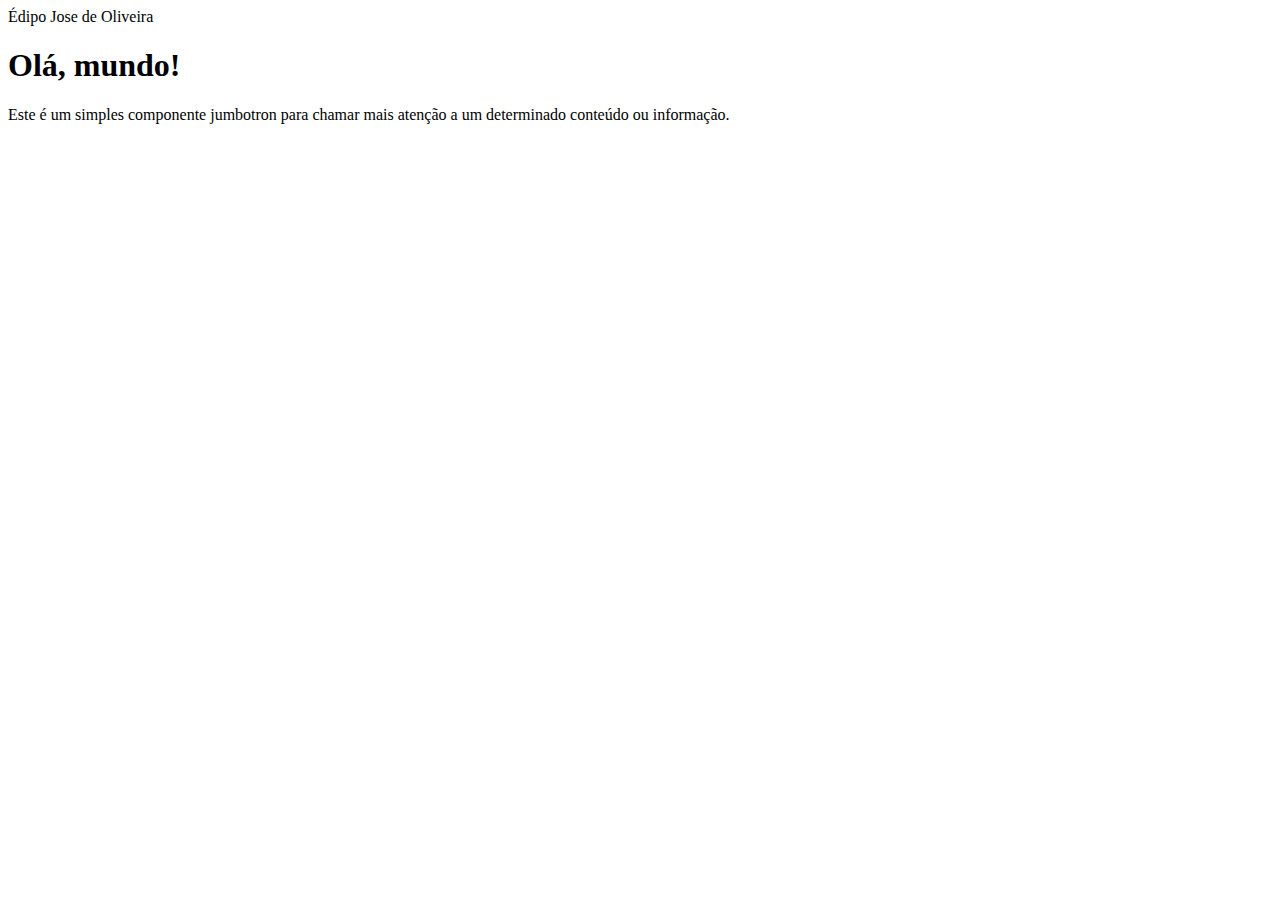
<file: Edipo/index.html>
<!DOCTYPE html>
<html lang="pt-br">
<head>
    <meta charset="UTF-8">
    <meta http-equiv="X-UA-Compatible" content="IE=edge">
    <meta name="viewport" content="width=device-width, initial-scale=1.0">
    <title>Édipo Jose de Oliveira</title>

    <link rel="stylesheet" href="https://stackpath.bootstrapcdn.com/bootstrap/4.1.3/css/bootstrap.min.css" integrity="sha384-MCw98/SFnGE8fJT3GXwEOngsV7Zt27NXFoaoApmYm81iuXoPkFOJwJ8ERdknLPMO" crossorigin="anonymous">
</head>
<body>
    <!-- Como um span -->
    <nav class="navbar navbar-dark bg-primary">
        <div class="container">
            <span class="navbar-brand mb-0 h1">Édipo Jose de Oliveira</span>
        </div>
    </nav>

    <div class="jumbotron">
        <div class="container">
            <h1 class="display-4">Olá, mundo!</h1>
            <p class="lead">Este é um simples componente jumbotron para chamar mais atenção a um determinado conteúdo ou informação.</p>
        </div>
    </div>
    
    <script src="https://code.jquery.com/jquery-3.3.1.slim.min.js" integrity="sha384-q8i/X+965DzO0rT7abK41JStQIAqVgRVzpbzo5smXKp4YfRvH+8abtTE1Pi6jizo" crossorigin="anonymous"></script>
    <script src="https://cdnjs.cloudflare.com/ajax/libs/popper.js/1.14.3/umd/popper.min.js" integrity="sha384-ZMP7rVo3mIykV+2+9J3UJ46jBk0WLaUAdn689aCwoqbBJiSnjAK/l8WvCWPIPm49" crossorigin="anonymous"></script>
    <script src="https://stackpath.bootstrapcdn.com/bootstrap/4.1.3/js/bootstrap.min.js" integrity="sha384-ChfqqxuZUCnJSK3+MXmPNIyE6ZbWh2IMqE241rYiqJxyMiZ6OW/JmZQ5stwEULTy" crossorigin="anonymous"></script>
</body>
</html>
</file>
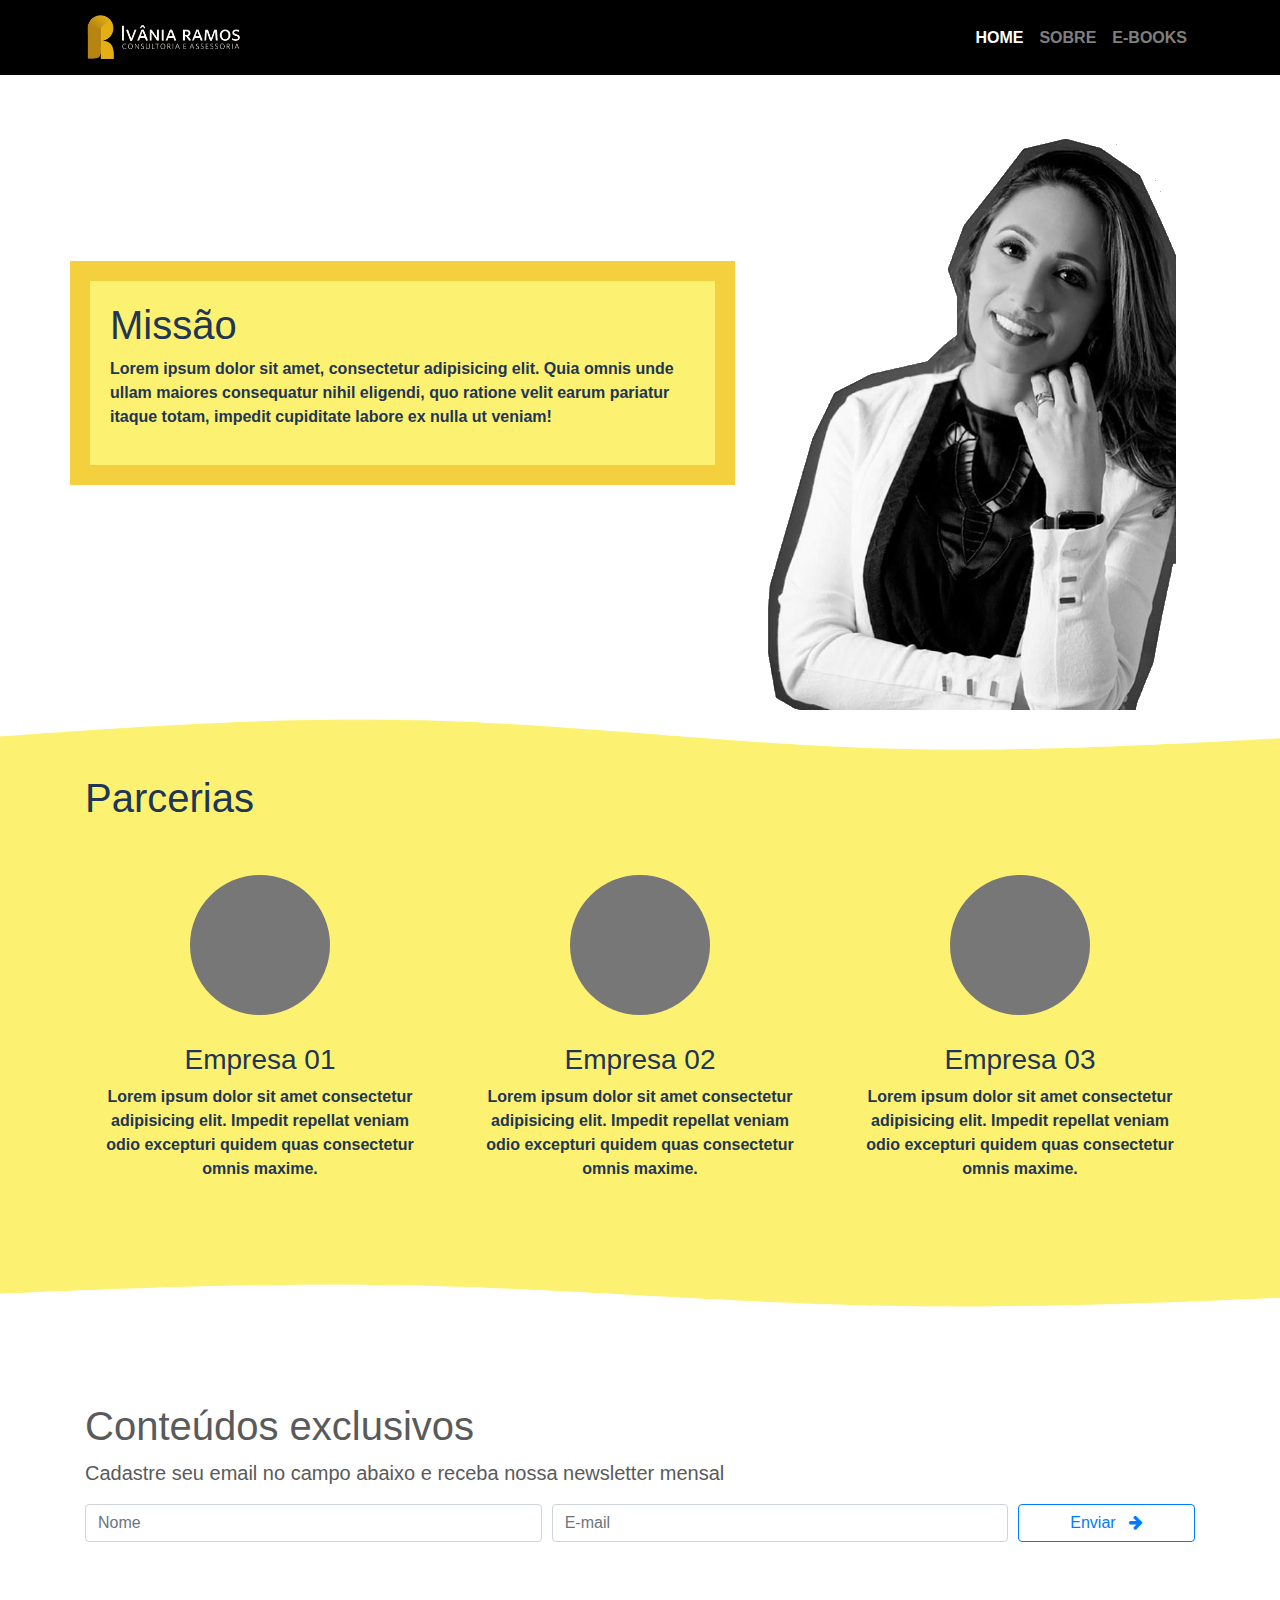
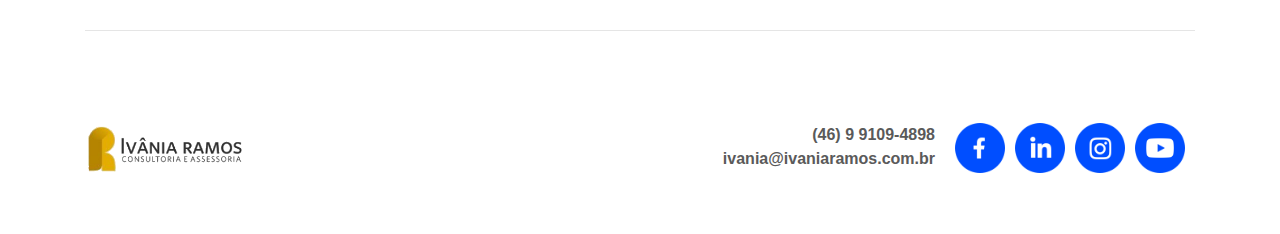
<file: Ivania/index.html>
<!doctype html>
<html lang="en">
<head>
    <meta charset="utf-8">
    <meta name="viewport" content="width=device-width, initial-scale=1, shrink-to-fit=no">
    <meta name="description" content="">
    <meta name="author" content="">
    <link rel="icon" href="./assets/imagens/favicon.ico">

    <title>Ivânia Ramos dos Santos</title>

    <!-- Principal CSS do Bootstrap -->
    <link href="./assets/css/bootstrap.min.css" rel="stylesheet">

    <!-- Estilos customizados para esse template -->
    <link href="./assets/css/carousel.css" rel="stylesheet">

    <!-- Icones -->
    <link rel="stylesheet" href="https://cdnjs.cloudflare.com/ajax/libs/font-awesome/4.7.0/css/font-awesome.min.css">

    <style>
        .marketing + .marketing {
            background-image: url('./assets/imagens/fundo.png');
            background-size: 100% 100%;
            padding: 4em 0 0 0;
            color: #213554;
            font-weight: bold;
            font-family: Arial, Helvetica, sans-serif;
        }

        .marketing h3 {
            padding-top: 1em;
        }

        .transparente {
            border-top: 1px solid rgba(33, 53, 84,0) !important;
        }

        @media screen and (max-width: 768px) {
            .navbar-nav li {
                text-align: center;
            }

            #imgLogoFooter {
                display: none;
            }

            #contatosFooter {
                margin-bottom: 15px;
                text-align: center !important;
            }

            .form-row div {
                padding: 5px 0;
            }
            
            #missao {
                margin: 50px 5px 5px 5px;
            }

            .marketing + .marketing {
                background-image: url('./assets/imagens/fundo-mobile.png');
                padding: 7em 0 0 0;
            }
        }

        @media screen and (max-width: 600px) {
            #missao {
                margin: 25px 5px 5px 5px;
            }
        }
    </style>
</head>
<body>

    <header>
        <nav class="navbar navbar-expand-md navbar-dark" style="background-color: black;">
            <div class="container">
                <img src="./assets/imagens/logo.png" width="160px" class="navbar-brand" alt="Ivânia Ramos">
                <button class="navbar-toggler" type="button" data-toggle="collapse" data-target="#navbarCollapse" aria-controls="navbarCollapse" aria-expanded="false" aria-label="Toggle navigation">
                    <span class="navbar-toggler-icon"></span>
                </button>
                <div class="collapse navbar-collapse flex-row-reverse" id="navbarCollapse">
                    <ul class="navbar-nav">
                        <li class="nav-item active">
                            <a class="nav-link" href="#">HOME</a>
                        </li>
                        <li class="nav-item">
                            <a class="nav-link" href="sobre.html">SOBRE</a>
                        </li>
                        <li class="nav-item">
                            <a class="nav-link" href="ebooks.html">E-BOOKS</a>
                        </li>
                    </ul>
                </div>
            </div>
        </nav>
    </header>

    <main role="main">

        <div class="container marketing">

            <div class="row featurette">
                <div id="missao" class="col-md-7 carousel-texto text-left">
                    <h1>Missão</h1>
                    <p>Lorem ipsum dolor sit amet, consectetur adipisicing elit. Quia omnis unde ullam maiores consequatur nihil eligendi, quo ratione velit earum pariatur itaque totam, impedit cupiditate labore ex nulla ut veniam!</p>
                </div>
                <div class="col-md-5">
                    <img class="featurette-image img-fluid mx-auto" src="./assets/imagens/ivania-perfil-sobre.png" alt="">
                </div>
            </div>

        </div><!-- /.container -->

        <div class="marketing">
            <div class="container">
                <h2 class="h1">Parcerias</h2>
                <hr class="transparente">
                <div class="row">
                    <div class="col-lg-4 card-personalizado">
                        <img class="rounded-circle" src="[data-uri]" alt="Generic placeholder image" width="140" height="140">
                        <h3>Empresa 01</h3>
                        <p>Lorem ipsum dolor sit amet consectetur adipisicing elit. Impedit repellat veniam odio excepturi quidem quas consectetur omnis maxime.</p>
                    </div><!-- /.col-lg-4 -->
                    <div class="col-lg-4 card-personalizado">
                        <img class="rounded-circle" src="[data-uri]" alt="Generic placeholder image" width="140" height="140">
                        <h3>Empresa 02</h3>
                        <p>Lorem ipsum dolor sit amet consectetur adipisicing elit. Impedit repellat veniam odio excepturi quidem quas consectetur omnis maxime.</p>
                    </div><!-- /.col-lg-4 -->
                    <div class="col-lg-4 card-personalizado">
                        <img class="rounded-circle" src="[data-uri]" alt="Generic placeholder image" width="140" height="140">
                        <h3>Empresa 03</h3>
                        <p>Lorem ipsum dolor sit amet consectetur adipisicing elit. Impedit repellat veniam odio excepturi quidem quas consectetur omnis maxime.</p>
                    </div><!-- /.col-lg-4 -->
                </div><!-- /.row -->

                <hr class="featurette-divider transparente">
            </div><!-- /.container -->
        </div>

        <div class="container">
            <div class="row">
                <div class="col-lg-12">
                    <h2 class="h1">Conteúdos exclusivos</h2>
                    <p class="lead">Cadastre seu email no campo abaixo e receba nossa newsletter mensal</p>
                    <form>
                        <div class="form-row">
                            <div class="col-md-5">
                                <input type="text" class="form-control" required placeholder="Nome">
                            </div>
                            <div class="col-md-5">
                                <input type="email" class="form-control" required placeholder="E-mail">
                            </div>
                            <div class="col-md-2">
                                <button type="submit" class="btn btn-outline-primary btn-block mb-2">
                                    Enviar
                                    &nbsp;
                                    <i class="fa fa-arrow-right"></i>
                                </button>
                            </div>
                        </div>
                    </form>
                </div>
            </div><!-- /.row -->

            <hr class="featurette-divider">
        </div><!-- /.container -->

        <!-- FOOTER -->
        <footer>
            <nav class="navbar navbar-expand-md navbar-light" style="background-color: rgba(255, 255, 255, 0) !important;">
                <div class="container">
                    <img id="imgLogoFooter" src="./assets/imagens/logo-black.png" width="160px" class="navbar-brand" alt="Ivânia Ramos">
                    <div class="navbar-collapse flex-row-reverse" id="navbarCollapse">
                        <ul class="navbar-nav">
                            <li id="contatosFooter" class="nav-item active text-right">
                                (46) 9 9109-4898<br>
                                ivania@ivaniaramos.com.br
                            </li>
                            <li class="nav-item active">
                                <div class="w-layout-grid grid-2">
                                    <a class="social_icon w-inline-block" href="https://www.facebook.com/ivania.ramosdossantos" target="_blank">
                                        <img src="./assets/imagens/fb.png" alt="" width="50">
                                    </a>
                                    <a class="social_icon w-inline-block" href="https://www.linkedin.com/in/iv%C3%A2nia-ramos-dos-santos-9504054a/" target="_blank">
                                        <img src="./assets/imagens/in.png" alt="" width="50">
                                    </a>
                                    <a class="social_icon w-inline-block" href="https://www.instagram.com/ivaniaramosconsultoria/" target="_blank">
                                        <img src="./assets/imagens/insta.png" alt="" width="50">
                                    </a>
                                    <a class="social_icon w-inline-block" href="https://www.youtube.com/channel/UCtOoWRQWBl8qNZCuIzPeK1w" target="_blank">
                                        <img src="./assets/imagens/yt.png" alt="" width="50">
                                    </a>
                                </div>
                            </li>
                        </ul>
                    </div>
                </div>
            </nav>
        </footer>
    </main>

    <!-- Principal JavaScript do Bootstrap
    ================================================== -->
    <!-- Foi colocado no final para a página carregar mais rápido -->
    <script src="https://code.jquery.com/jquery-3.3.1.slim.min.js" integrity="sha384-q8i/X+965DzO0rT7abK41JStQIAqVgRVzpbzo5smXKp4YfRvH+8abtTE1Pi6jizo" crossorigin="anonymous"></script>
    <script>window.jQuery || document.write('<script src="./assets/js/jquery-slim.min.js"><\/script>')</script>
    <script src="./assets/js/popper.min.js"></script>
    <script src="./assets/js/bootstrap.min.js"></script>
    <!-- Só faz o nossos placeholders de imagens funcionarem. Não precisar copiar a próxima linha! -->
    <script src="./assets/js/holder.min.js"></script>
</body>
</html>
</file>
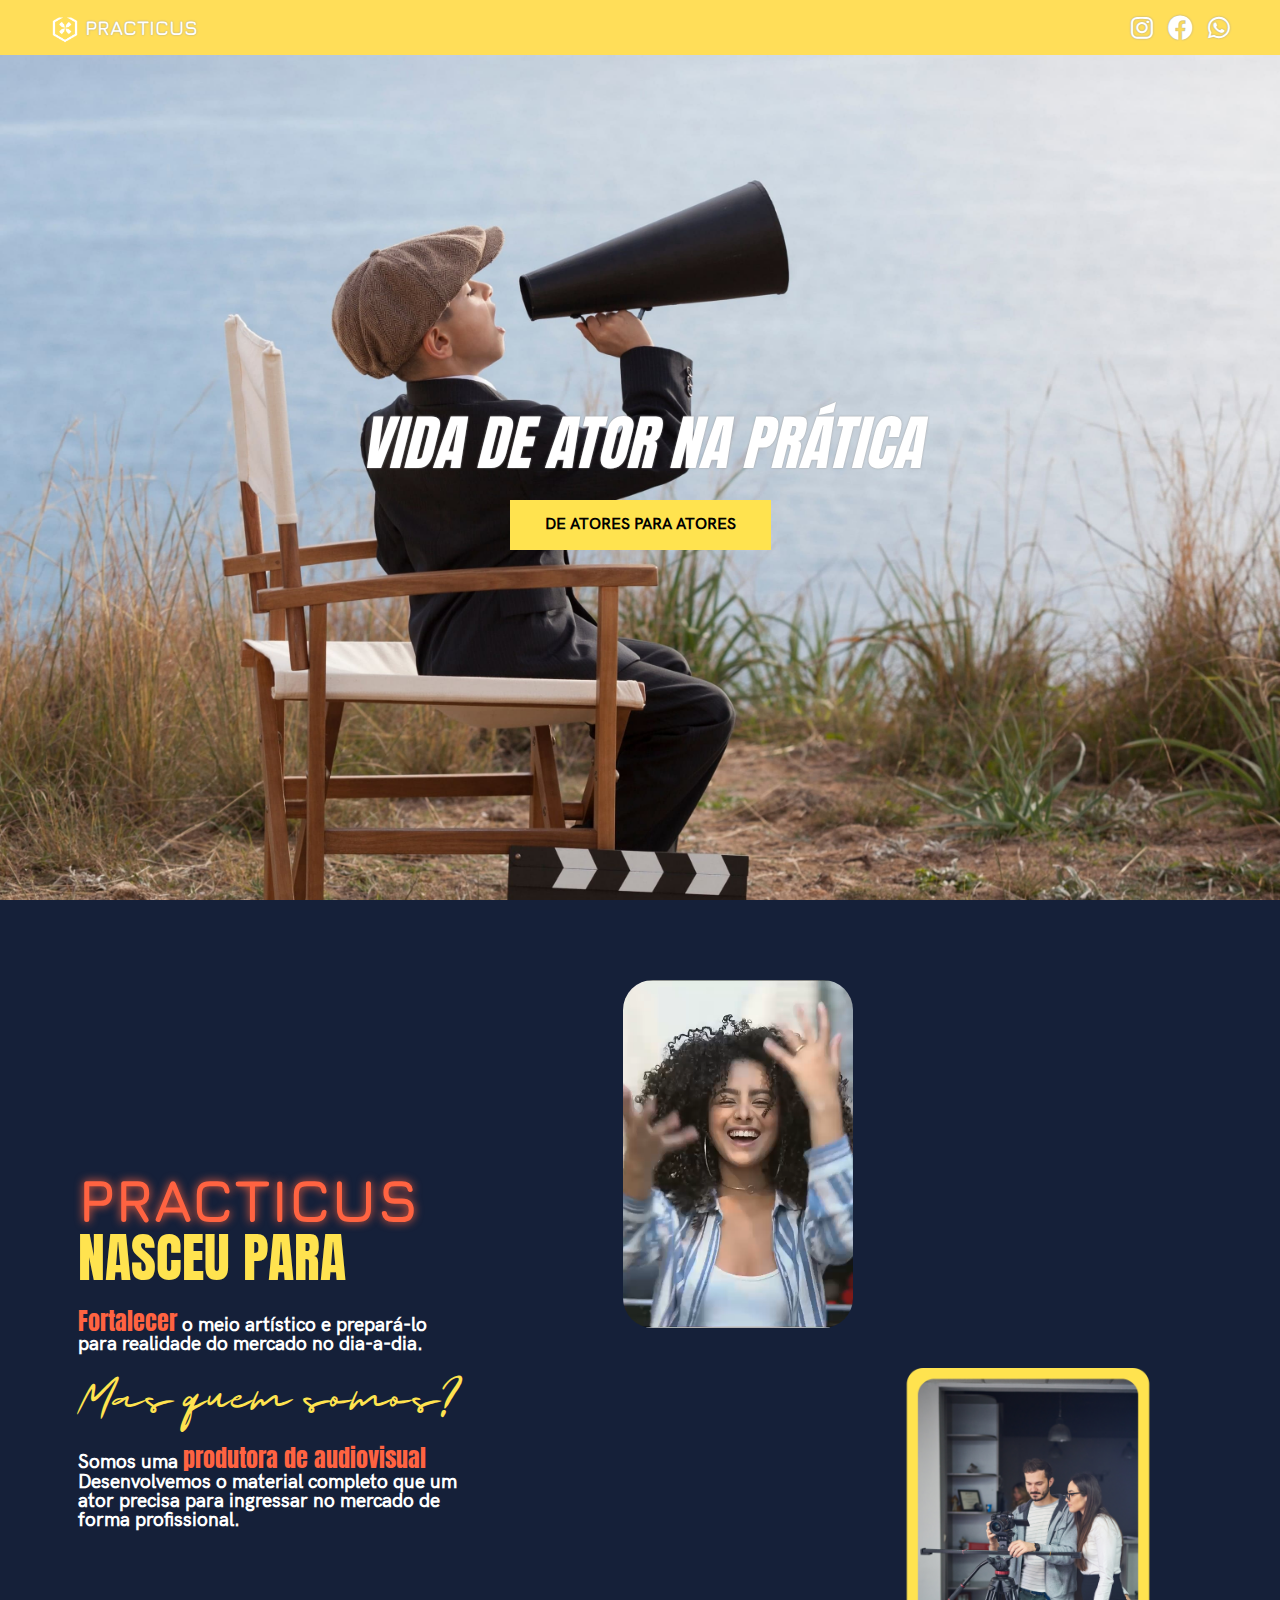
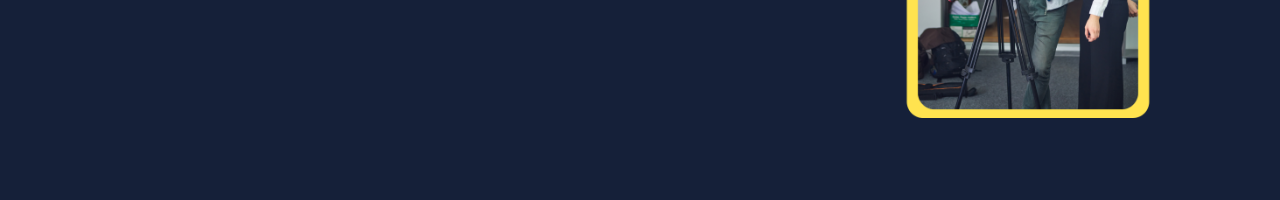
<file: Practicus/index.html>
<!DOCTYPE html>
<html lang="pt-br">
<head>
    <meta charset="UTF-8">
    <meta http-equiv="X-UA-Compatible" content="IE=edge">
    <meta name="viewport" content="width=device-width, initial-scale=1.0">
    <title>Practicus</title>
    <link rel="stylesheet" href="./css/reset.css">
    <link rel="stylesheet" href="./css/style.css">
    <link rel="stylesheet" href="./css/header.css">
    <link rel="stylesheet" href="./css/apresentacao.css">
    <link rel="stylesheet" href="./css/quem-somos.css">
    <link rel="stylesheet" href="./fonts/css/brands.min.css">
    <link rel="stylesheet" href="./fonts/css/fontawesome.min.css">
    <script src="js/logo-animada.js" defer></script>
</head>
<body>
    <header>
        <div class="brand">
            <img id="img-logo" src="./img/1.png" alt="Practicus" height="30" width="30">
            <h1>
                Practicus
            </h1>
        </div>
        <nav>
            <ul>
                <li>
                    <a href="https://www.instagram.com/aline.marques_elkhouri/" target="_blank">
                        <i class="fa-brands fa-instagram"></i>
                    </a>
                </li>
                <li>
                    <a href="https://www.facebook.com/aline.marques.96" target="_blank">
                        <i class="fa-brands fa-facebook"></i>
                    </a>
                </li>
                <li>
                    <a href="https://api.whatsapp.com/send?phone=5521971763553" target="_blank">
                        <i class="fa-brands fa-whatsapp"></i>
                    </a>
                </li>
            </ul>
        </nav>
    </header>
    <section id="apresentacao">
        <h2 class="titulo">Vida de ator na prática</h2>
        <h2 class="subtitulo">de atores para atores</h2>
    </section>
    <section id="quem-somos">
        <div class="texto">
            <p class="uppercase">
                <span class="Fs50 color-laranja sombra-laranja">Practicus</span>
                <br/>
                <span class="Fs45 color-amarela font-anton">nasceu para</span>
            </p>
            <p class="Fs16 color-branca font-hk-grotesk-medium">
                <span class="Fs20 color-laranja font-anton">Fortalecer</span>
                o meio artístico e prepará-lo para realidade do mercado no dia-a-dia.
            </p>
            <p class="Fs35 color-amarela font-majesty">
                Mas quem somos?
            </p>
            <p class="Fs16 color-branca font-hk-grotesk-medium">
                Somos uma <span class="Fs20 color-laranja font-anton">produtora de audiovisual</span> Desenvolvemos o material completo que um ator precisa para ingressar no mercado de forma profissional. 
            </p>
        </div>
        <div class="midia">
            <div class="video">
                <video autoplay loop>
                    <source src="./videos/video-menina-editado.mp4" type="video/mp4">
                </video>
            </div>
            <div class="foto">
                <img src="./img/foto-casal.png" alt="">
            </div>
        </div>
    </section>
</body>
</html>
</file>
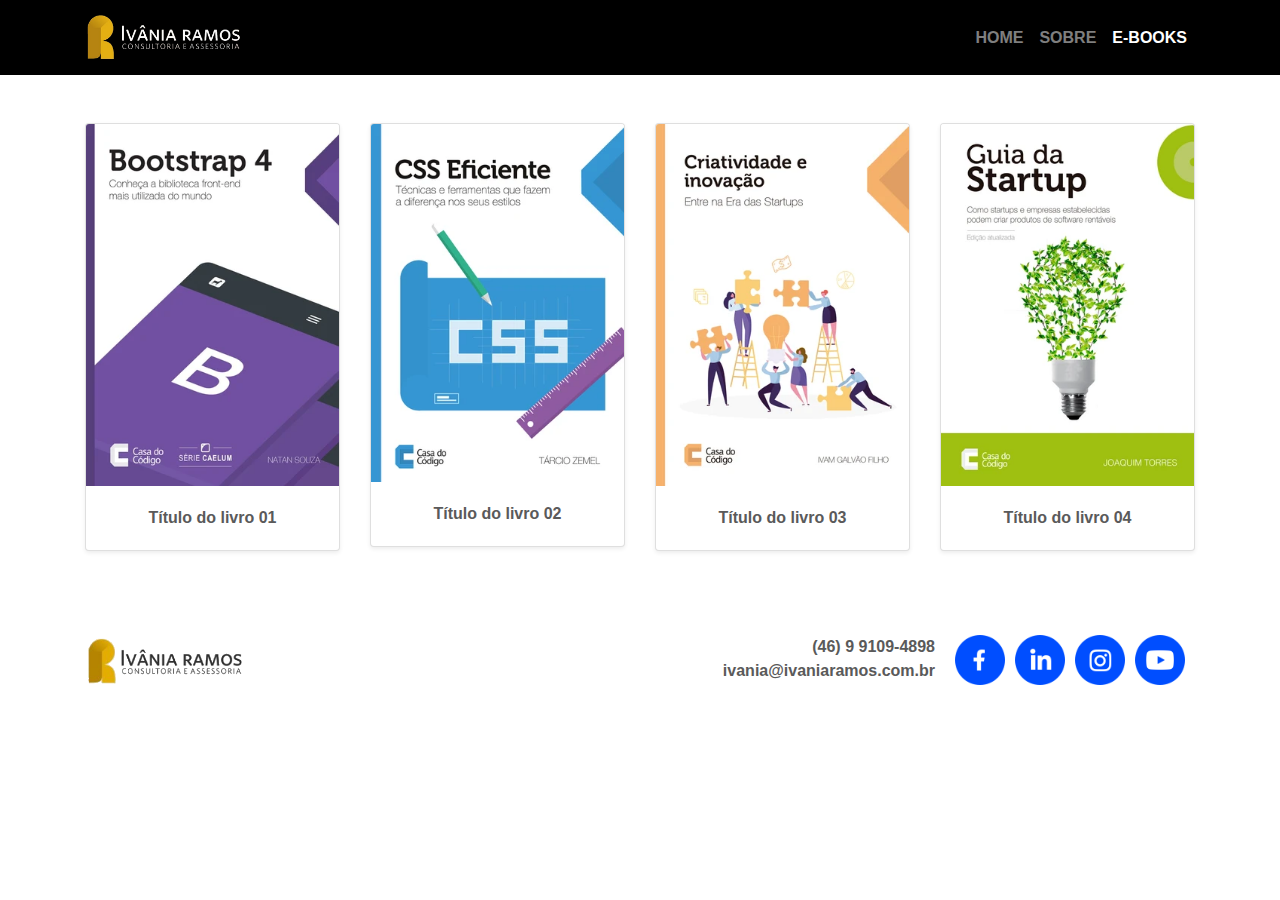
<file: Ivania/ebooks.html>
<!doctype html>
<html lang="en">
<head>
    <meta charset="utf-8">
    <meta name="viewport" content="width=device-width, initial-scale=1, shrink-to-fit=no">
    <meta name="description" content="">
    <meta name="author" content="">
    <link rel="icon" href="./assets/imagens/favicon.ico">

    <title>Ivânia Ramos dos Santos</title>

    <!-- Principal CSS do Bootstrap -->
    <link href="./assets/css/bootstrap.min.css" rel="stylesheet">

    <!-- Estilos customizados para esse template -->
    <link href="./assets/css/carousel.css" rel="stylesheet">

    <style>
        .livro {
            position: relative;
        }

        .btn-baixar {
            display: none !important;
            background: rgba(255, 255, 255, 0.8);
            width: 100%;
            height: 4em;
            position: absolute;
            bottom: 0;
            padding: 15px;
        }

        .btn-baixar button {
            background-color: #f4d03e !important;
            border-color: #f4ba3e !important;
            font-weight: bold !important;
        }

        .livro:hover .btn-baixar {
            display: block !important;
        }

        @media screen and (max-width: 768px) {
            .navbar-nav li {
                text-align: center;
            }

            #imgLogoFooter {
                display: none;
            }

            #contatosFooter {
                margin-bottom: 15px;
                text-align: center !important;
            }
        }
    </style>
</head>
<body>

    <header>
        <nav class="navbar navbar-expand-md navbar-dark" style="background-color: black;">
            <div class="container">
                <img src="./assets/imagens/logo.png" width="160px" class="navbar-brand" alt="Ivânia Ramos">
                <button class="navbar-toggler" type="button" data-toggle="collapse" data-target="#navbarCollapse" aria-controls="navbarCollapse" aria-expanded="false" aria-label="Toggle navigation">
                    <span class="navbar-toggler-icon"></span>
                </button>
                <div class="collapse navbar-collapse flex-row-reverse" id="navbarCollapse">
                    <ul class="navbar-nav">
                        <li class="nav-item">
                            <a class="nav-link" href="index.html">HOME</a>
                        </li>
                        <li class="nav-item">
                            <a class="nav-link" href="sobre.html">SOBRE</a>
                        </li>
                        <li class="nav-item active">
                            <a class="nav-link" href="#">E-BOOKS</a>
                        </li>
                    </ul>
                </div>
            </div>
        </nav>
    </header>

    <main role="main">

        <div class="album py-5 ">
            <div class="container">

                <div class="row">
                    <div class="col-sm-6 col-md-3">
                        <div class="card mb-4 shadow-sm">
                            <div class="livro">
                                <img class=" card-img-top" src="./assets/imagens/capa-livro-01.jpg" alt="Card image cap">
                                <div class="btn-baixar d-flex justify-content-between align-items-center">
                                    <button class="btn btn-primary btn-block active">BAIXAR</button>
                                </div>
                            </div>
                            <div class="card-body">                  
                                <p class="card-text text-center font-weight-bold">Título do livro 01</p>
                            </div>
                        </div>
                    </div>
                    <div class="col-sm-6 col-md-3">
                        <div class="card mb-4 shadow-sm">
                            <div class="livro">
                                <img class="card-img-top" src="./assets/imagens/capa-livro-02.jpg" alt="Card image cap">
                                <div class="btn-baixar d-flex justify-content-between align-items-center">
                                    <button class="btn btn-primary btn-block active">BAIXAR</button>
                                </div>
                            </div>
                            <div class="card-body">                  
                                <p class="card-text text-center font-weight-bold">Título do livro 02</p>
                            </div>
                        </div>
                    </div>
                    <div class="col-sm-6 col-md-3">
                        <div class="card mb-4 shadow-sm">
                            <div class="livro">
                                <img class="card-img-top" src="./assets/imagens/capa-livro-03.jpg" alt="Card image cap">
                                <div class="btn-baixar d-flex justify-content-between align-items-center">
                                    <button class="btn btn-primary btn-block active">BAIXAR</button>
                                </div>
                            </div>
                            <div class="card-body">                  
                                <p class="card-text text-center font-weight-bold">Título do livro 03</p>
                            </div>
                        </div>
                    </div>
                    <div class="col-sm-6 col-md-3">
                        <div class="card mb-4 shadow-sm">
                            <div class="livro">
                                <img class="card-img-top" src="./assets/imagens/capa-livro-04.jpg" alt="Card image cap">
                                <div class="btn-baixar d-flex justify-content-between align-items-center">
                                    <button class="btn btn-primary btn-block active">BAIXAR</button>
                                </div>
                            </div>
                            <div class="card-body">                  
                                <p class="card-text text-center font-weight-bold">Título do livro 04</p>
                            </div>
                        </div>
                    </div>
                </div>
            </div>

        </div>

        <!-- FOOTER -->
        <footer>
            <nav class="navbar navbar-expand-md navbar-light" style="background-color: rgba(255, 255, 255, 0) !important;">
                <div class="container">
                    <img id="imgLogoFooter" src="./assets/imagens/logo-black.png" width="160px" class="navbar-brand" alt="Ivânia Ramos">
                    <div class="navbar-collapse flex-row-reverse" id="navbarCollapse">
                        <ul class="navbar-nav">
                            <li id="contatosFooter" class="nav-item active text-right">
                                (46) 9 9109-4898<br>
                                ivania@ivaniaramos.com.br
                            </li>
                            <li class="nav-item active">
                                <div class="w-layout-grid grid-2">
                                    <a class="social_icon w-inline-block" href="https://www.facebook.com/ivania.ramosdossantos" target="_blank">
                                        <img src="./assets/imagens/fb.png" alt="" width="50">
                                    </a>
                                    <a class="social_icon w-inline-block" href="https://www.linkedin.com/in/iv%C3%A2nia-ramos-dos-santos-9504054a/" target="_blank">
                                        <img src="./assets/imagens/in.png" alt="" width="50">
                                    </a>
                                    <a class="social_icon w-inline-block" href="https://www.instagram.com/ivaniaramosconsultoria/" target="_blank">
                                        <img src="./assets/imagens/insta.png" alt="" width="50">
                                    </a>
                                    <a class="social_icon w-inline-block" href="https://www.youtube.com/channel/UCtOoWRQWBl8qNZCuIzPeK1w" target="_blank">
                                        <img src="./assets/imagens/yt.png" alt="" width="50">
                                    </a>
                                </div>
                            </li>
                        </ul>
                    </div>
                </div>
            </nav>
        </footer>
    </main>

    <!-- Principal JavaScript do Bootstrap
    ================================================== -->
    <!-- Foi colocado no final para a página carregar mais rápido -->
    <script src="https://code.jquery.com/jquery-3.3.1.slim.min.js" integrity="sha384-q8i/X+965DzO0rT7abK41JStQIAqVgRVzpbzo5smXKp4YfRvH+8abtTE1Pi6jizo" crossorigin="anonymous"></script>
    <script>window.jQuery || document.write('<script src="./assets/js/jquery-slim.min.js"><\/script>')</script>
    <script src="./assets/js/popper.min.js"></script>
    <script src="./assets/js/bootstrap.min.js"></script>
    <!-- Só faz o nossos placeholders de imagens funcionarem. Não precisar copiar a próxima linha! -->
    <script src="./assets/js/holder.min.js"></script>
</body>
</html>
</file>
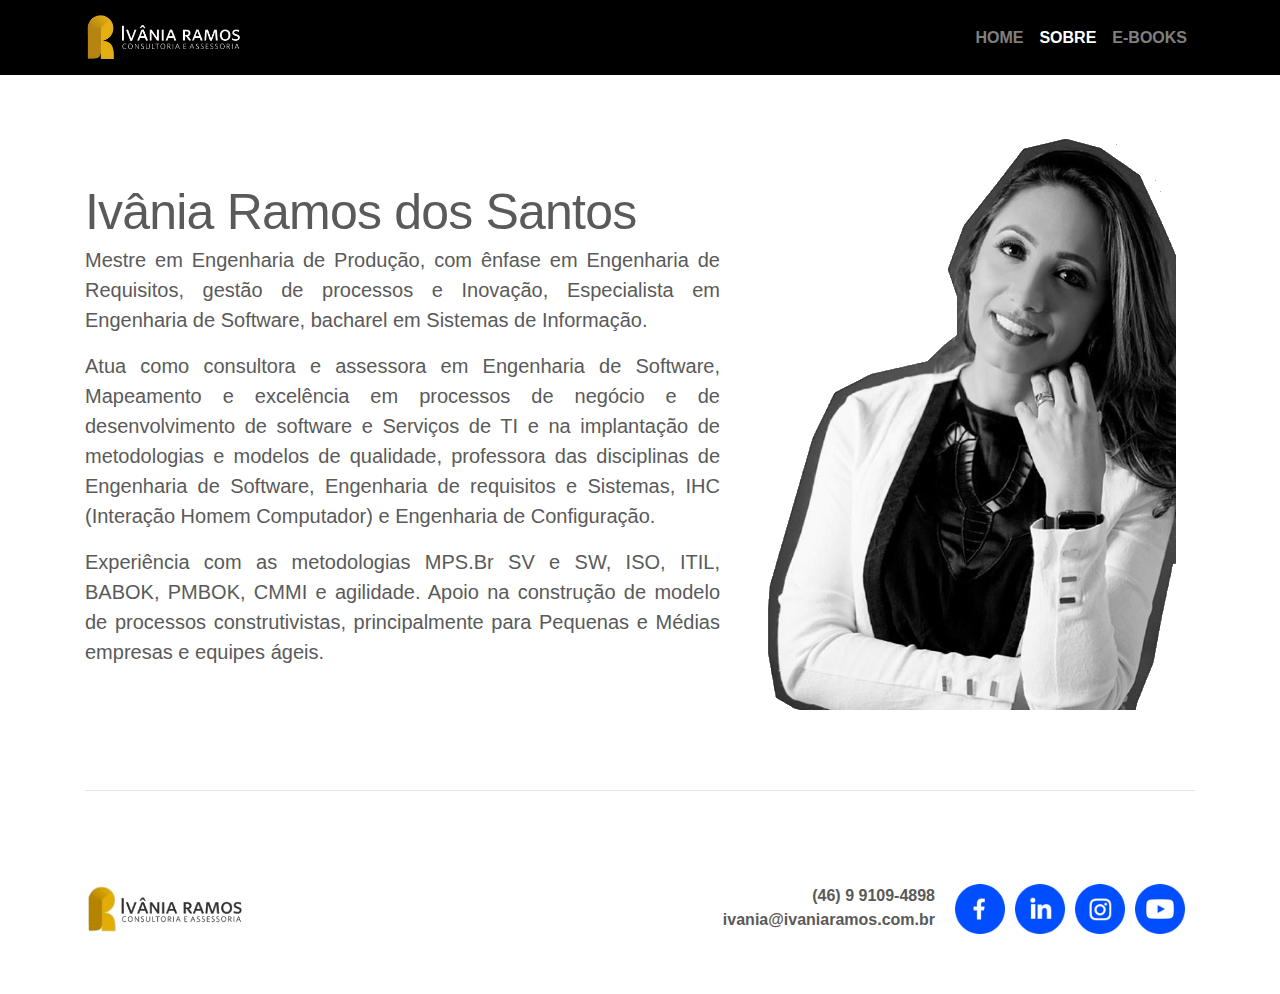
<file: Ivania/sobre.html>
<!doctype html>
<html lang="en">
<head>
    <meta charset="utf-8">
    <meta name="viewport" content="width=device-width, initial-scale=1, shrink-to-fit=no">
    <meta name="description" content="">
    <meta name="author" content="">
    <link rel="icon" href="./assets/imagens/favicon.ico">

    <title>Ivânia Ramos dos Santos</title>

    <!-- Principal CSS do Bootstrap -->
    <link href="./assets/css/bootstrap.min.css" rel="stylesheet">

    <!-- Estilos customizados para esse template -->
    <link href="./assets/css/carousel.css" rel="stylesheet">

    <style>
        h2 {
            text-align: left !important;
        }

        @media screen and (max-width: 768px) {
            .navbar-nav li {
                text-align: center;
            }

            #imgLogoFooter {
                display: none;
            }

            #contatosFooter {
                margin-bottom: 15px;
                text-align: center !important;
            }

            #curriculo {
                margin: 50px 5px 5px 5px;
            }
        }

        @media screen and (max-width: 600px) {
            #curriculo {
                margin: 25px 5px 5px 5px;
            }
        }
    </style>
</head>
<body>

    <header>
        <nav class="navbar navbar-expand-md navbar-dark" style="background-color: black;">
            <div class="container">
                <img src="./assets/imagens/logo.png" width="160px" class="navbar-brand" alt="Ivânia Ramos">
                <button class="navbar-toggler" type="button" data-toggle="collapse" data-target="#navbarCollapse" aria-controls="navbarCollapse" aria-expanded="false" aria-label="Toggle navigation">
                    <span class="navbar-toggler-icon"></span>
                </button>
                <div class="collapse navbar-collapse flex-row-reverse" id="navbarCollapse">
                    <ul class="navbar-nav">
                        <li class="nav-item">
                            <a class="nav-link" href="index.html">HOME</a>
                        </li>
                        <li class="nav-item active">
                            <a class="nav-link" href="#">SOBRE</a>
                        </li>
                        <li class="nav-item">
                            <a class="nav-link" href="ebooks.html">E-BOOKS</a>
                        </li>
                    </ul>
                </div>
            </div>
        </nav>
    </header>

    <main role="main">

        <div class="container marketing">

            <div class="row featurette">
                <div id="curriculo" class="col-md-7">
                    <h2 class="featurette-heading">Ivânia Ramos dos Santos</h2>
                    <p class="lead">Mestre em Engenharia de Produção, com ênfase em Engenharia de Requisitos, gestão de processos e Inovação, Especialista em Engenharia de Software, bacharel em Sistemas de Informação.</p>
                    <p class="lead">Atua como consultora e assessora em Engenharia de Software, Mapeamento e excelência em processos de negócio e de desenvolvimento de software e Serviços de TI e na implantação de metodologias e modelos de qualidade, professora das disciplinas de Engenharia de Software, Engenharia de requisitos e Sistemas, IHC (Interação Homem Computador) e Engenharia de Configuração.</p>
                    <p class="lead">Experiência com as metodologias MPS.Br SV e SW, ISO, ITIL, BABOK, PMBOK, CMMI e agilidade. Apoio na construção de modelo de processos construtivistas, principalmente para Pequenas e Médias empresas e equipes ágeis.</p>
                </div>
                <div class="col-md-5">
                    <img class="featurette-image img-fluid mx-auto" src="./assets/imagens/ivania-perfil-sobre.png" alt="">
                </div>
            </div>

            <hr class="featurette-divider">

        </div><!-- /.container -->


        <!-- FOOTER -->
        <footer>
            <nav class="navbar navbar-expand-md navbar-light" style="background-color: rgba(255, 255, 255, 0) !important;">
                <div class="container">
                    <img id="imgLogoFooter" src="./assets/imagens/logo-black.png" width="160px" class="navbar-brand" alt="Ivânia Ramos">
                    <div class="navbar-collapse flex-row-reverse" id="navbarCollapse">
                        <ul class="navbar-nav">
                            <li id="contatosFooter" class="nav-item active text-right">
                                (46) 9 9109-4898<br>
                                ivania@ivaniaramos.com.br
                            </li>
                            <li class="nav-item active">
                                <div class="w-layout-grid grid-2">
                                    <a class="social_icon w-inline-block" href="https://www.facebook.com/ivania.ramosdossantos" target="_blank">
                                        <img src="./assets/imagens/fb.png" alt="" width="50">
                                    </a>
                                    <a class="social_icon w-inline-block" href="https://www.linkedin.com/in/iv%C3%A2nia-ramos-dos-santos-9504054a/" target="_blank">
                                        <img src="./assets/imagens/in.png" alt="" width="50">
                                    </a>
                                    <a class="social_icon w-inline-block" href="https://www.instagram.com/ivaniaramosconsultoria/" target="_blank">
                                        <img src="./assets/imagens/insta.png" alt="" width="50">
                                    </a>
                                    <a class="social_icon w-inline-block" href="https://www.youtube.com/channel/UCtOoWRQWBl8qNZCuIzPeK1w" target="_blank">
                                        <img src="./assets/imagens/yt.png" alt="" width="50">
                                    </a>
                                </div>
                            </li>
                        </ul>
                    </div>
                </div>
            </nav>
        </footer>
    </main>

    <!-- Principal JavaScript do Bootstrap
    ================================================== -->
    <!-- Foi colocado no final para a página carregar mais rápido -->
    <script src="https://code.jquery.com/jquery-3.3.1.slim.min.js" integrity="sha384-q8i/X+965DzO0rT7abK41JStQIAqVgRVzpbzo5smXKp4YfRvH+8abtTE1Pi6jizo" crossorigin="anonymous"></script>
    <script>window.jQuery || document.write('<script src="./assets/js/jquery-slim.min.js"><\/script>')</script>
    <script src="./assets/js/popper.min.js"></script>
    <script src="./assets/js/bootstrap.min.js"></script>
    <!-- Só faz o nossos placeholders de imagens funcionarem. Não precisar copiar a próxima linha! -->
    <script src="./assets/js/holder.min.js"></script>
</body>
</html>
</file>
<file: Ivania/assets/css/carousel.css>
/* ESTILOS GLOBAIS
-------------------------------------------------- */
/* Padding abaixo do footer e texto mais suave no <body> */

body {
    padding-bottom: 3rem;
    color: #5a5a5a;
    text-align: justify;
}

nav {
    font-weight: bold;
}

/* CUSTOMIZA O CAROUSEL
-------------------------------------------------- */

/* Classe base do carousel */
.carousel {
    margin-bottom: 4rem;
}

/* Já que usamos posicionamento de imagens, precisaremos fazer alguns ajustes na legenda */
.carousel-texto {
    margin: auto 0;
    bottom: 3rem;
    right: 15%;
    bottom: 20px;
    left: 0;
    z-index: 10;
    padding: 20px;
    color: #213554;
    text-align: center;
    font-weight: bold;
    font-family: Arial, Helvetica, sans-serif;
    background-color: #fcf171;
    border: 20px solid #f4d03e;
}

/* Declaramos alturas, devido ao posicionamento do elemento img */
.carousel-item {
    height: 33.5rem;
    background-color: white;
}

.card-personalizado {
    padding: 20px;
}

.navbar-light {
    background-color: #fff !important;
}

.grid-2 {
    grid-auto-flow: row dense;
    grid-column-gap: 0px;
    grid-row-gap: 14px;
    -ms-grid-columns: 1fr 1fr 1fr 1fr;
    grid-template-columns: 1fr 1fr 1fr 1fr;
    -ms-grid-rows: auto;
    grid-template-rows: auto;
    margin-left: 20px;
}

.w-layout-grid {
    display: grid;
    grid-auto-columns: 1fr;
}

.w-inline-block {
    max-width: 100%;
    display: inline-block;
}

.social_icon {
    padding-right: 10px;
}

/* CONTEÚDO DO MARKETING
-------------------------------------------------- */

/* Alinha, centralmente, o texto dentro das três colunas abaixo do carousel */
.marketing .col-lg-4 {
    margin-bottom: 1.5rem;
    text-align: center;
}

.marketing h2 {
    font-weight: 400;
}

.marketing .col-lg-4 p {
    margin-right: .75rem;
    margin-left: .75rem;
}


/* Featrurezinhas
------------------------- */

.featurette-divider {
    margin: 5rem 0; /* Espaça o elemento <hr> mais */
}

/* Afina os cabeçalhos de marketing */
.featurette-heading {
    font-weight: 300;
    line-height: 1;
    letter-spacing: -.05rem;
}


/* CSS RESPONSIVE
-------------------------------------------------- */

@media (min-width: 40em) {
    /* Aumenta o tamanho do conteúdo do carousel */
    .carousel-caption p {
        margin-bottom: 1.25rem;
        font-size: 1.25rem;
        line-height: 1.4;
    }

    .featurette-heading {
        font-size: 50px;
    }
}

@media (min-width: 62em) {
    .featurette-heading {
        margin-top: 7rem;
    }

    .featurette-image {
        margin-top: 3rem;
    }
}
</file>
<file: Practicus/css/style.css>
@font-face {
    font-family: "Jura Bold";
    src: url("../fonts/Jura-Bold.ttf");
}

@font-face {
    font-family: "Anton";
    src: url("../fonts/Anton-Regular.ttf");
}

@font-face {
    font-family: "HK Grotesk Medium";
    src: url("../fonts/hk-grotesk.medium.ttf");
}

@font-face {
    font-family: "Majesty";
    src: url("../fonts/Majesty-Regular.ttf");
}

body {
    font-family: "Jura Bold", Helvetica, sans-serif;
}
</file>
<file: Practicus/css/header.css>
header {
    padding: 12.5px 50px;
    display: flex;
    justify-content: space-between;
    background-color: #ffde59;
    color: #ffffff;
    align-items: center;
    user-select: none;
}

header .brand {
    display: flex;
    align-items: center;
    gap: 5px;
}

header h1 {
    text-transform: uppercase;
    font-size: 20px;
    text-shadow: 0 0 2px rgb(155, 155, 155);
}

header > nav > ul {
    display: flex;
    gap: 15px;
    font-size: 25px;
    text-shadow: 0 0 2px rgb(155, 155, 155);
}

@media only screen and (max-width: 600px) {
    header {
        padding: 12.5px 20px;
    }
}
</file>
<file: Practicus/css/apresentacao.css>
#apresentacao {
    display: flex;
    flex-direction: column;
    height: calc(100vh - 55px);
    justify-content: center;
    align-items: center;
    gap: 20px;
    background: url("../img/foto-apresentacao.jpg") no-repeat;
    background-size: cover;
    background-position: center;
    text-align: center;
    line-height: 1.25;
}

#apresentacao > .titulo {
    padding: 0 30px;
    font-size: 60px;
    text-transform: uppercase;
    font-family: "Anton";
    font-style: italic;
    color: #ffffff;
    text-shadow: 0 0 2px rgb(155, 155, 155);
    user-select: none;
}

#apresentacao > .subtitulo {
    font-family: "HK Grotesk Medium";
    text-transform: uppercase;
    font-size: 16px;
    font-weight: bold;
    background-color: #ffe34f;
    padding: 15px 35px;
    user-select: none;
}

@media only screen and (max-width: 600px) {
    #apresentacao > .titulo {
        padding-top: 125px;
    }
}
</file>
<file: Practicus/css/quem-somos.css>
#quem-somos {
    box-sizing: border-box;
    background-color: #152039;
    height: 100vh;
    display: flex;
    justify-content: space-around;
    align-items: center;
    padding: 30px 0;
}

#quem-somos .texto {
    width: 390px;
    display: flex;
    flex-direction: column;
    gap: 25px;
}

#quem-somos .video {
    align-self: flex-start;
}

#quem-somos .foto {
    align-self: flex-end;
}

.Fs50 {
    font-size: 60px;
}

.Fs45 {
    font-size: 54px;
}

.Fs35 {
    font-size: 42px;
}

.Fs20 {
    font-size: 24px;
}

.Fs16 {
    font-size: 19.2px;
}

.color-laranja {
    color: #ff6341;
}

.color-amarela {
    color: #ffe34f;
}

.color-branca {
    color: #ffffff;
}

.uppercase {
    text-transform: uppercase;
}

.sombra-laranja {
    text-shadow: 0 0 10px #ff6341;
}

.font-anton {
    font-family: 'Anton';
    font-weight: normal;
}

.font-hk-grotesk-medium {
    font-family: 'HK Grotesk Medium';
    font-weight: bold;
}

.font-majesty {
    font-family: 'Majesty';
}

.midia {
    display: flex;
    height: 100%;
}

.video video {
    margin: 50px 0 0 0;
    width: 230px;
    border-radius: 30px;
}

.foto img {
    margin: 0 0 50px 0;
    width: 350px;
}

@media only screen and (max-width: 600px) {
    #quem-somos {
        height: auto;
        flex-direction: column;
    }

    #quem-somos > * {
        box-sizing: border-box;
    }

    .texto {
        padding: 10px;
    }

    .midia {
        margin-top: 20px;
        height: auto;
        flex-direction: column;
        justify-content: center;
        gap: 20px;
    }

    #quem-somos .video, #quem-somos .foto {
        align-self: center;
    }

    .video video, .foto img {
        margin: 0;
    }
}
</file>
<file: Practicus/fonts/css/brands.min.css>
/*!
 * Font Awesome Free 6.0.0 by @fontawesome - https://fontawesome.com
 * License - https://fontawesome.com/license/free (Icons: CC BY 4.0, Fonts: SIL OFL 1.1, Code: MIT License)
 * Copyright 2022 Fonticons, Inc.
 */
:host,:root{--fa-font-brands:normal 400 1em/1 "Font Awesome 6 Brands"}@font-face{font-family:"Font Awesome 6 Brands";font-style:normal;font-weight:400;font-display:block;src:url(../webfonts/fa-brands-400.woff2) format("woff2"),url(../webfonts/fa-brands-400.ttf) format("truetype")}.fa-brands,.fab{font-family:"Font Awesome 6 Brands";font-weight:400}.fa-42-group:before,.fa-innosoft:before{content:"\e080"}.fa-500px:before{content:"\f26e"}.fa-accessible-icon:before{content:"\f368"}.fa-accusoft:before{content:"\f369"}.fa-adn:before{content:"\f170"}.fa-adversal:before{content:"\f36a"}.fa-affiliatetheme:before{content:"\f36b"}.fa-airbnb:before{content:"\f834"}.fa-algolia:before{content:"\f36c"}.fa-alipay:before{content:"\f642"}.fa-amazon:before{content:"\f270"}.fa-amazon-pay:before{content:"\f42c"}.fa-amilia:before{content:"\f36d"}.fa-android:before{content:"\f17b"}.fa-angellist:before{content:"\f209"}.fa-angrycreative:before{content:"\f36e"}.fa-angular:before{content:"\f420"}.fa-app-store:before{content:"\f36f"}.fa-app-store-ios:before{content:"\f370"}.fa-apper:before{content:"\f371"}.fa-apple:before{content:"\f179"}.fa-apple-pay:before{content:"\f415"}.fa-artstation:before{content:"\f77a"}.fa-asymmetrik:before{content:"\f372"}.fa-atlassian:before{content:"\f77b"}.fa-audible:before{content:"\f373"}.fa-autoprefixer:before{content:"\f41c"}.fa-avianex:before{content:"\f374"}.fa-aviato:before{content:"\f421"}.fa-aws:before{content:"\f375"}.fa-bandcamp:before{content:"\f2d5"}.fa-battle-net:before{content:"\f835"}.fa-behance:before{content:"\f1b4"}.fa-behance-square:before{content:"\f1b5"}.fa-bilibili:before{content:"\e3d9"}.fa-bimobject:before{content:"\f378"}.fa-bitbucket:before{content:"\f171"}.fa-bitcoin:before{content:"\f379"}.fa-bity:before{content:"\f37a"}.fa-black-tie:before{content:"\f27e"}.fa-blackberry:before{content:"\f37b"}.fa-blogger:before{content:"\f37c"}.fa-blogger-b:before{content:"\f37d"}.fa-bluetooth:before{content:"\f293"}.fa-bluetooth-b:before{content:"\f294"}.fa-bootstrap:before{content:"\f836"}.fa-bots:before{content:"\e340"}.fa-btc:before{content:"\f15a"}.fa-buffer:before{content:"\f837"}.fa-buromobelexperte:before{content:"\f37f"}.fa-buy-n-large:before{content:"\f8a6"}.fa-buysellads:before{content:"\f20d"}.fa-canadian-maple-leaf:before{content:"\f785"}.fa-cc-amazon-pay:before{content:"\f42d"}.fa-cc-amex:before{content:"\f1f3"}.fa-cc-apple-pay:before{content:"\f416"}.fa-cc-diners-club:before{content:"\f24c"}.fa-cc-discover:before{content:"\f1f2"}.fa-cc-jcb:before{content:"\f24b"}.fa-cc-mastercard:before{content:"\f1f1"}.fa-cc-paypal:before{content:"\f1f4"}.fa-cc-stripe:before{content:"\f1f5"}.fa-cc-visa:before{content:"\f1f0"}.fa-centercode:before{content:"\f380"}.fa-centos:before{content:"\f789"}.fa-chrome:before{content:"\f268"}.fa-chromecast:before{content:"\f838"}.fa-cloudflare:before{content:"\e07d"}.fa-cloudscale:before{content:"\f383"}.fa-cloudsmith:before{content:"\f384"}.fa-cloudversify:before{content:"\f385"}.fa-cmplid:before{content:"\e360"}.fa-codepen:before{content:"\f1cb"}.fa-codiepie:before{content:"\f284"}.fa-confluence:before{content:"\f78d"}.fa-connectdevelop:before{content:"\f20e"}.fa-contao:before{content:"\f26d"}.fa-cotton-bureau:before{content:"\f89e"}.fa-cpanel:before{content:"\f388"}.fa-creative-commons:before{content:"\f25e"}.fa-creative-commons-by:before{content:"\f4e7"}.fa-creative-commons-nc:before{content:"\f4e8"}.fa-creative-commons-nc-eu:before{content:"\f4e9"}.fa-creative-commons-nc-jp:before{content:"\f4ea"}.fa-creative-commons-nd:before{content:"\f4eb"}.fa-creative-commons-pd:before{content:"\f4ec"}.fa-creative-commons-pd-alt:before{content:"\f4ed"}.fa-creative-commons-remix:before{content:"\f4ee"}.fa-creative-commons-sa:before{content:"\f4ef"}.fa-creative-commons-sampling:before{content:"\f4f0"}.fa-creative-commons-sampling-plus:before{content:"\f4f1"}.fa-creative-commons-share:before{content:"\f4f2"}.fa-creative-commons-zero:before{content:"\f4f3"}.fa-critical-role:before{content:"\f6c9"}.fa-css3:before{content:"\f13c"}.fa-css3-alt:before{content:"\f38b"}.fa-cuttlefish:before{content:"\f38c"}.fa-d-and-d:before{content:"\f38d"}.fa-d-and-d-beyond:before{content:"\f6ca"}.fa-dailymotion:before{content:"\e052"}.fa-dashcube:before{content:"\f210"}.fa-deezer:before{content:"\e077"}.fa-delicious:before{content:"\f1a5"}.fa-deploydog:before{content:"\f38e"}.fa-deskpro:before{content:"\f38f"}.fa-dev:before{content:"\f6cc"}.fa-deviantart:before{content:"\f1bd"}.fa-dhl:before{content:"\f790"}.fa-diaspora:before{content:"\f791"}.fa-digg:before{content:"\f1a6"}.fa-digital-ocean:before{content:"\f391"}.fa-discord:before{content:"\f392"}.fa-discourse:before{content:"\f393"}.fa-dochub:before{content:"\f394"}.fa-docker:before{content:"\f395"}.fa-draft2digital:before{content:"\f396"}.fa-dribbble:before{content:"\f17d"}.fa-dribbble-square:before{content:"\f397"}.fa-dropbox:before{content:"\f16b"}.fa-drupal:before{content:"\f1a9"}.fa-dyalog:before{content:"\f399"}.fa-earlybirds:before{content:"\f39a"}.fa-ebay:before{content:"\f4f4"}.fa-edge:before{content:"\f282"}.fa-edge-legacy:before{content:"\e078"}.fa-elementor:before{content:"\f430"}.fa-ello:before{content:"\f5f1"}.fa-ember:before{content:"\f423"}.fa-empire:before{content:"\f1d1"}.fa-envira:before{content:"\f299"}.fa-erlang:before{content:"\f39d"}.fa-ethereum:before{content:"\f42e"}.fa-etsy:before{content:"\f2d7"}.fa-evernote:before{content:"\f839"}.fa-expeditedssl:before{content:"\f23e"}.fa-facebook:before{content:"\f09a"}.fa-facebook-f:before{content:"\f39e"}.fa-facebook-messenger:before{content:"\f39f"}.fa-facebook-square:before{content:"\f082"}.fa-fantasy-flight-games:before{content:"\f6dc"}.fa-fedex:before{content:"\f797"}.fa-fedora:before{content:"\f798"}.fa-figma:before{content:"\f799"}.fa-firefox:before{content:"\f269"}.fa-firefox-browser:before{content:"\e007"}.fa-first-order:before{content:"\f2b0"}.fa-first-order-alt:before{content:"\f50a"}.fa-firstdraft:before{content:"\f3a1"}.fa-flickr:before{content:"\f16e"}.fa-flipboard:before{content:"\f44d"}.fa-fly:before{content:"\f417"}.fa-font-awesome-flag:before,.fa-font-awesome-logo-full:before,.fa-font-awesome:before{content:"\f2b4"}.fa-fonticons:before{content:"\f280"}.fa-fonticons-fi:before{content:"\f3a2"}.fa-fort-awesome:before{content:"\f286"}.fa-fort-awesome-alt:before{content:"\f3a3"}.fa-forumbee:before{content:"\f211"}.fa-foursquare:before{content:"\f180"}.fa-free-code-camp:before{content:"\f2c5"}.fa-freebsd:before{content:"\f3a4"}.fa-fulcrum:before{content:"\f50b"}.fa-galactic-republic:before{content:"\f50c"}.fa-galactic-senate:before{content:"\f50d"}.fa-get-pocket:before{content:"\f265"}.fa-gg:before{content:"\f260"}.fa-gg-circle:before{content:"\f261"}.fa-git:before{content:"\f1d3"}.fa-git-alt:before{content:"\f841"}.fa-git-square:before{content:"\f1d2"}.fa-github:before{content:"\f09b"}.fa-github-alt:before{content:"\f113"}.fa-github-square:before{content:"\f092"}.fa-gitkraken:before{content:"\f3a6"}.fa-gitlab:before{content:"\f296"}.fa-gitter:before{content:"\f426"}.fa-glide:before{content:"\f2a5"}.fa-glide-g:before{content:"\f2a6"}.fa-gofore:before{content:"\f3a7"}.fa-golang:before{content:"\e40f"}.fa-goodreads:before{content:"\f3a8"}.fa-goodreads-g:before{content:"\f3a9"}.fa-google:before{content:"\f1a0"}.fa-google-drive:before{content:"\f3aa"}.fa-google-pay:before{content:"\e079"}.fa-google-play:before{content:"\f3ab"}.fa-google-plus:before{content:"\f2b3"}.fa-google-plus-g:before{content:"\f0d5"}.fa-google-plus-square:before{content:"\f0d4"}.fa-google-wallet:before{content:"\f1ee"}.fa-gratipay:before{content:"\f184"}.fa-grav:before{content:"\f2d6"}.fa-gripfire:before{content:"\f3ac"}.fa-grunt:before{content:"\f3ad"}.fa-guilded:before{content:"\e07e"}.fa-gulp:before{content:"\f3ae"}.fa-hacker-news:before{content:"\f1d4"}.fa-hacker-news-square:before{content:"\f3af"}.fa-hackerrank:before{content:"\f5f7"}.fa-hashnode:before{content:"\e499"}.fa-hips:before{content:"\f452"}.fa-hire-a-helper:before{content:"\f3b0"}.fa-hive:before{content:"\e07f"}.fa-hooli:before{content:"\f427"}.fa-hornbill:before{content:"\f592"}.fa-hotjar:before{content:"\f3b1"}.fa-houzz:before{content:"\f27c"}.fa-html5:before{content:"\f13b"}.fa-hubspot:before{content:"\f3b2"}.fa-ideal:before{content:"\e013"}.fa-imdb:before{content:"\f2d8"}.fa-instagram:before{content:"\f16d"}.fa-instagram-square:before{content:"\e055"}.fa-instalod:before{content:"\e081"}.fa-intercom:before{content:"\f7af"}.fa-internet-explorer:before{content:"\f26b"}.fa-invision:before{content:"\f7b0"}.fa-ioxhost:before{content:"\f208"}.fa-itch-io:before{content:"\f83a"}.fa-itunes:before{content:"\f3b4"}.fa-itunes-note:before{content:"\f3b5"}.fa-java:before{content:"\f4e4"}.fa-jedi-order:before{content:"\f50e"}.fa-jenkins:before{content:"\f3b6"}.fa-jira:before{content:"\f7b1"}.fa-joget:before{content:"\f3b7"}.fa-joomla:before{content:"\f1aa"}.fa-js:before{content:"\f3b8"}.fa-js-square:before{content:"\f3b9"}.fa-jsfiddle:before{content:"\f1cc"}.fa-kaggle:before{content:"\f5fa"}.fa-keybase:before{content:"\f4f5"}.fa-keycdn:before{content:"\f3ba"}.fa-kickstarter:before{content:"\f3bb"}.fa-kickstarter-k:before{content:"\f3bc"}.fa-korvue:before{content:"\f42f"}.fa-laravel:before{content:"\f3bd"}.fa-lastfm:before{content:"\f202"}.fa-lastfm-square:before{content:"\f203"}.fa-leanpub:before{content:"\f212"}.fa-less:before{content:"\f41d"}.fa-line:before{content:"\f3c0"}.fa-linkedin:before{content:"\f08c"}.fa-linkedin-in:before{content:"\f0e1"}.fa-linode:before{content:"\f2b8"}.fa-linux:before{content:"\f17c"}.fa-lyft:before{content:"\f3c3"}.fa-magento:before{content:"\f3c4"}.fa-mailchimp:before{content:"\f59e"}.fa-mandalorian:before{content:"\f50f"}.fa-markdown:before{content:"\f60f"}.fa-mastodon:before{content:"\f4f6"}.fa-maxcdn:before{content:"\f136"}.fa-mdb:before{content:"\f8ca"}.fa-medapps:before{content:"\f3c6"}.fa-medium-m:before,.fa-medium:before{content:"\f23a"}.fa-medrt:before{content:"\f3c8"}.fa-meetup:before{content:"\f2e0"}.fa-megaport:before{content:"\f5a3"}.fa-mendeley:before{content:"\f7b3"}.fa-microblog:before{content:"\e01a"}.fa-microsoft:before{content:"\f3ca"}.fa-mix:before{content:"\f3cb"}.fa-mixcloud:before{content:"\f289"}.fa-mixer:before{content:"\e056"}.fa-mizuni:before{content:"\f3cc"}.fa-modx:before{content:"\f285"}.fa-monero:before{content:"\f3d0"}.fa-napster:before{content:"\f3d2"}.fa-neos:before{content:"\f612"}.fa-nimblr:before{content:"\f5a8"}.fa-node:before{content:"\f419"}.fa-node-js:before{content:"\f3d3"}.fa-npm:before{content:"\f3d4"}.fa-ns8:before{content:"\f3d5"}.fa-nutritionix:before{content:"\f3d6"}.fa-octopus-deploy:before{content:"\e082"}.fa-odnoklassniki:before{content:"\f263"}.fa-odnoklassniki-square:before{content:"\f264"}.fa-old-republic:before{content:"\f510"}.fa-opencart:before{content:"\f23d"}.fa-openid:before{content:"\f19b"}.fa-opera:before{content:"\f26a"}.fa-optin-monster:before{content:"\f23c"}.fa-orcid:before{content:"\f8d2"}.fa-osi:before{content:"\f41a"}.fa-padlet:before{content:"\e4a0"}.fa-page4:before{content:"\f3d7"}.fa-pagelines:before{content:"\f18c"}.fa-palfed:before{content:"\f3d8"}.fa-patreon:before{content:"\f3d9"}.fa-paypal:before{content:"\f1ed"}.fa-perbyte:before{content:"\e083"}.fa-periscope:before{content:"\f3da"}.fa-phabricator:before{content:"\f3db"}.fa-phoenix-framework:before{content:"\f3dc"}.fa-phoenix-squadron:before{content:"\f511"}.fa-php:before{content:"\f457"}.fa-pied-piper:before{content:"\f2ae"}.fa-pied-piper-alt:before{content:"\f1a8"}.fa-pied-piper-hat:before{content:"\f4e5"}.fa-pied-piper-pp:before{content:"\f1a7"}.fa-pied-piper-square:before{content:"\e01e"}.fa-pinterest:before{content:"\f0d2"}.fa-pinterest-p:before{content:"\f231"}.fa-pinterest-square:before{content:"\f0d3"}.fa-pix:before{content:"\e43a"}.fa-playstation:before{content:"\f3df"}.fa-product-hunt:before{content:"\f288"}.fa-pushed:before{content:"\f3e1"}.fa-python:before{content:"\f3e2"}.fa-qq:before{content:"\f1d6"}.fa-quinscape:before{content:"\f459"}.fa-quora:before{content:"\f2c4"}.fa-r-project:before{content:"\f4f7"}.fa-raspberry-pi:before{content:"\f7bb"}.fa-ravelry:before{content:"\f2d9"}.fa-react:before{content:"\f41b"}.fa-reacteurope:before{content:"\f75d"}.fa-readme:before{content:"\f4d5"}.fa-rebel:before{content:"\f1d0"}.fa-red-river:before{content:"\f3e3"}.fa-reddit:before{content:"\f1a1"}.fa-reddit-alien:before{content:"\f281"}.fa-reddit-square:before{content:"\f1a2"}.fa-redhat:before{content:"\f7bc"}.fa-renren:before{content:"\f18b"}.fa-replyd:before{content:"\f3e6"}.fa-researchgate:before{content:"\f4f8"}.fa-resolving:before{content:"\f3e7"}.fa-rev:before{content:"\f5b2"}.fa-rocketchat:before{content:"\f3e8"}.fa-rockrms:before{content:"\f3e9"}.fa-rust:before{content:"\e07a"}.fa-safari:before{content:"\f267"}.fa-salesforce:before{content:"\f83b"}.fa-sass:before{content:"\f41e"}.fa-schlix:before{content:"\f3ea"}.fa-scribd:before{content:"\f28a"}.fa-searchengin:before{content:"\f3eb"}.fa-sellcast:before{content:"\f2da"}.fa-sellsy:before{content:"\f213"}.fa-servicestack:before{content:"\f3ec"}.fa-shirtsinbulk:before{content:"\f214"}.fa-shopify:before{content:"\e057"}.fa-shopware:before{content:"\f5b5"}.fa-simplybuilt:before{content:"\f215"}.fa-sistrix:before{content:"\f3ee"}.fa-sith:before{content:"\f512"}.fa-sitrox:before{content:"\e44a"}.fa-sketch:before{content:"\f7c6"}.fa-skyatlas:before{content:"\f216"}.fa-skype:before{content:"\f17e"}.fa-slack-hash:before,.fa-slack:before{content:"\f198"}.fa-slideshare:before{content:"\f1e7"}.fa-snapchat-ghost:before,.fa-snapchat:before{content:"\f2ab"}.fa-snapchat-square:before{content:"\f2ad"}.fa-soundcloud:before{content:"\f1be"}.fa-sourcetree:before{content:"\f7d3"}.fa-speakap:before{content:"\f3f3"}.fa-speaker-deck:before{content:"\f83c"}.fa-spotify:before{content:"\f1bc"}.fa-square-font-awesome:before{content:"\f425"}.fa-font-awesome-alt:before,.fa-square-font-awesome-stroke:before{content:"\f35c"}.fa-squarespace:before{content:"\f5be"}.fa-stack-exchange:before{content:"\f18d"}.fa-stack-overflow:before{content:"\f16c"}.fa-stackpath:before{content:"\f842"}.fa-staylinked:before{content:"\f3f5"}.fa-steam:before{content:"\f1b6"}.fa-steam-square:before{content:"\f1b7"}.fa-steam-symbol:before{content:"\f3f6"}.fa-sticker-mule:before{content:"\f3f7"}.fa-strava:before{content:"\f428"}.fa-stripe:before{content:"\f429"}.fa-stripe-s:before{content:"\f42a"}.fa-studiovinari:before{content:"\f3f8"}.fa-stumbleupon:before{content:"\f1a4"}.fa-stumbleupon-circle:before{content:"\f1a3"}.fa-superpowers:before{content:"\f2dd"}.fa-supple:before{content:"\f3f9"}.fa-suse:before{content:"\f7d6"}.fa-swift:before{content:"\f8e1"}.fa-symfony:before{content:"\f83d"}.fa-teamspeak:before{content:"\f4f9"}.fa-telegram-plane:before,.fa-telegram:before{content:"\f2c6"}.fa-tencent-weibo:before{content:"\f1d5"}.fa-the-red-yeti:before{content:"\f69d"}.fa-themeco:before{content:"\f5c6"}.fa-themeisle:before{content:"\f2b2"}.fa-think-peaks:before{content:"\f731"}.fa-tiktok:before{content:"\e07b"}.fa-trade-federation:before{content:"\f513"}.fa-trello:before{content:"\f181"}.fa-tumblr:before{content:"\f173"}.fa-tumblr-square:before{content:"\f174"}.fa-twitch:before{content:"\f1e8"}.fa-twitter:before{content:"\f099"}.fa-twitter-square:before{content:"\f081"}.fa-typo3:before{content:"\f42b"}.fa-uber:before{content:"\f402"}.fa-ubuntu:before{content:"\f7df"}.fa-uikit:before{content:"\f403"}.fa-umbraco:before{content:"\f8e8"}.fa-uncharted:before{content:"\e084"}.fa-uniregistry:before{content:"\f404"}.fa-unity:before{content:"\e049"}.fa-unsplash:before{content:"\e07c"}.fa-untappd:before{content:"\f405"}.fa-ups:before{content:"\f7e0"}.fa-usb:before{content:"\f287"}.fa-usps:before{content:"\f7e1"}.fa-ussunnah:before{content:"\f407"}.fa-vaadin:before{content:"\f408"}.fa-viacoin:before{content:"\f237"}.fa-viadeo:before{content:"\f2a9"}.fa-viadeo-square:before{content:"\f2aa"}.fa-viber:before{content:"\f409"}.fa-vimeo:before{content:"\f40a"}.fa-vimeo-square:before{content:"\f194"}.fa-vimeo-v:before{content:"\f27d"}.fa-vine:before{content:"\f1ca"}.fa-vk:before{content:"\f189"}.fa-vnv:before{content:"\f40b"}.fa-vuejs:before{content:"\f41f"}.fa-watchman-monitoring:before{content:"\e087"}.fa-waze:before{content:"\f83f"}.fa-weebly:before{content:"\f5cc"}.fa-weibo:before{content:"\f18a"}.fa-weixin:before{content:"\f1d7"}.fa-whatsapp:before{content:"\f232"}.fa-whatsapp-square:before{content:"\f40c"}.fa-whmcs:before{content:"\f40d"}.fa-wikipedia-w:before{content:"\f266"}.fa-windows:before{content:"\f17a"}.fa-wirsindhandwerk:before,.fa-wsh:before{content:"\e2d0"}.fa-wix:before{content:"\f5cf"}.fa-wizards-of-the-coast:before{content:"\f730"}.fa-wodu:before{content:"\e088"}.fa-wolf-pack-battalion:before{content:"\f514"}.fa-wordpress:before{content:"\f19a"}.fa-wordpress-simple:before{content:"\f411"}.fa-wpbeginner:before{content:"\f297"}.fa-wpexplorer:before{content:"\f2de"}.fa-wpforms:before{content:"\f298"}.fa-wpressr:before{content:"\f3e4"}.fa-xbox:before{content:"\f412"}.fa-xing:before{content:"\f168"}.fa-xing-square:before{content:"\f169"}.fa-y-combinator:before{content:"\f23b"}.fa-yahoo:before{content:"\f19e"}.fa-yammer:before{content:"\f840"}.fa-yandex:before{content:"\f413"}.fa-yandex-international:before{content:"\f414"}.fa-yarn:before{content:"\f7e3"}.fa-yelp:before{content:"\f1e9"}.fa-yoast:before{content:"\f2b1"}.fa-youtube:before{content:"\f167"}.fa-youtube-square:before{content:"\f431"}.fa-zhihu:before{content:"\f63f"}
</file>
